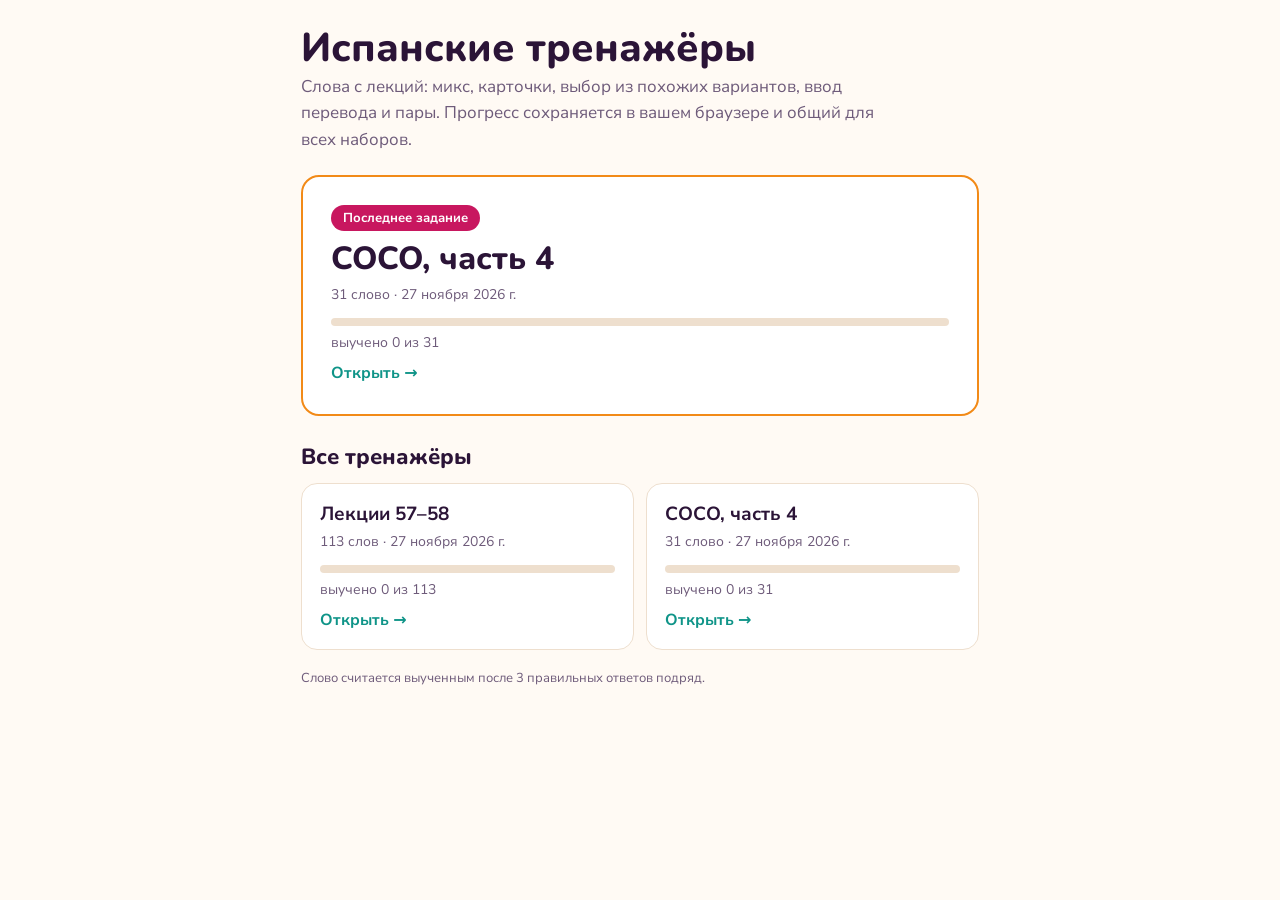
<file: index.html>
<!DOCTYPE html>
<html lang="ru">
<head>
<meta charset="utf-8">
<meta name="viewport" content="width=device-width,initial-scale=1">
<title>Испанские тренажёры</title>
<link rel="preconnect" href="https://fonts.googleapis.com">
<link rel="preconnect" href="https://fonts.gstatic.com" crossorigin>
<link href="https://fonts.googleapis.com/css2?family=Nunito:wght@700;800&family=Nunito+Sans:opsz,wght@6..12,400;6..12,700&display=swap" rel="stylesheet">
<link rel="icon" href="assets/favicon.svg" type="image/svg+xml">
<link rel="icon" href="assets/favicon-32.png" sizes="32x32" type="image/png">
<link rel="apple-touch-icon" href="assets/apple-touch-icon.png">
<meta name="theme-color" content="#f28a17">
<link rel="stylesheet" href="assets/style.css?v=7">
</head>
<body>
<div class="wrap">
  <h1>Испанские тренажёры</h1>
  <p class="lead">Слова с лекций: микс, карточки, выбор из похожих вариантов, ввод перевода и пары. Прогресс сохраняется в вашем браузере и общий для всех наборов.</p>
  <div id="hero"></div>
  <h2>Все тренажёры</h2>
  <div class="grid" id="list"><p class="sub">Загружаю…</p></div>
  <p class="foot">Слово считается выученным после 3 правильных ответов подряд.</p>
</div>
<script>
{
const plural=(n,a,b,c)=>{const m=n%10,h=n%100;return m===1&&h!==11?a:m>=2&&m<=4&&(h<12||h>14)?b:c};
const esc=s=>String(s).replace(/[&<>"']/g,c=>({"&":"&amp;","<":"&lt;",">":"&gt;",'"':"&quot;","'":"&#39;"}[c]));
let STATS={};try{STATS=JSON.parse(localStorage.getItem("espanol-stats")||"{}")||{}}catch(e){}
const fmt=d=>{try{return new Date(d+"T12:00:00").toLocaleDateString("ru-RU",{day:"numeric",month:"long",year:"numeric"})}catch(e){return d}};
const prog=(words,learned)=>`<div class="bar"><i style="width:${words?Math.round(learned/words*100):0}%"></i></div><div class="m">выучено ${learned} из ${words}</div>`;
const list=document.getElementById("list"),hero=document.getElementById("hero");
fetch("sets/index.json",{cache:"no-cache"}).then(r=>{if(!r.ok)throw 0;return r.json()}).then(async ix=>{
  const sets=[...ix.sets].sort((a,b)=>(b.date||"").localeCompare(a.date||""));
  const info=await Promise.all(sets.map(s=>fetch("sets/"+encodeURIComponent(s.id)+".txt",{cache:"no-cache"}).then(r=>r.ok?r.text():"").catch(()=>"").then(t=>{
    const es=t.trim()?t.trim().split("\n").map(l=>l.split("|")[0].trim()):[];
    return{...s,words:es.length,learned:es.filter(e=>(STATS[e]||{}).s>=3).length}})));
  const L=info.find(s=>s.id===ix.latest);
  if(L)hero.innerHTML=`<a class="hero" href="latest/"><span class="badge">Последнее задание</span><div class="t">${esc(L.title)}</div><div class="m">${L.words} ${plural(L.words,"слово","слова","слов")}${L.date?" · "+esc(fmt(L.date)):""}</div>${prog(L.words,L.learned)}<span class="go">Открыть →</span></a>`;
  list.innerHTML=info.map(s=>`<a class="card" href="trainer.html?set=${encodeURIComponent(s.id)}"><div class="t">${esc(s.title)}</div><div class="m">${s.words} ${plural(s.words,"слово","слова","слов")}${s.date?" · "+esc(fmt(s.date)):""}</div>${prog(s.words,s.learned)}<span class="go">Открыть →</span></a>`).join("")||`<p class="sub">Пока нет ни одного тренажёра.</p>`;
}).catch(()=>{list.innerHTML=`<p class="sub">Не удалось загрузить список. Обновите страницу.</p>`});
}
</script>
</body>
</html>
</file>
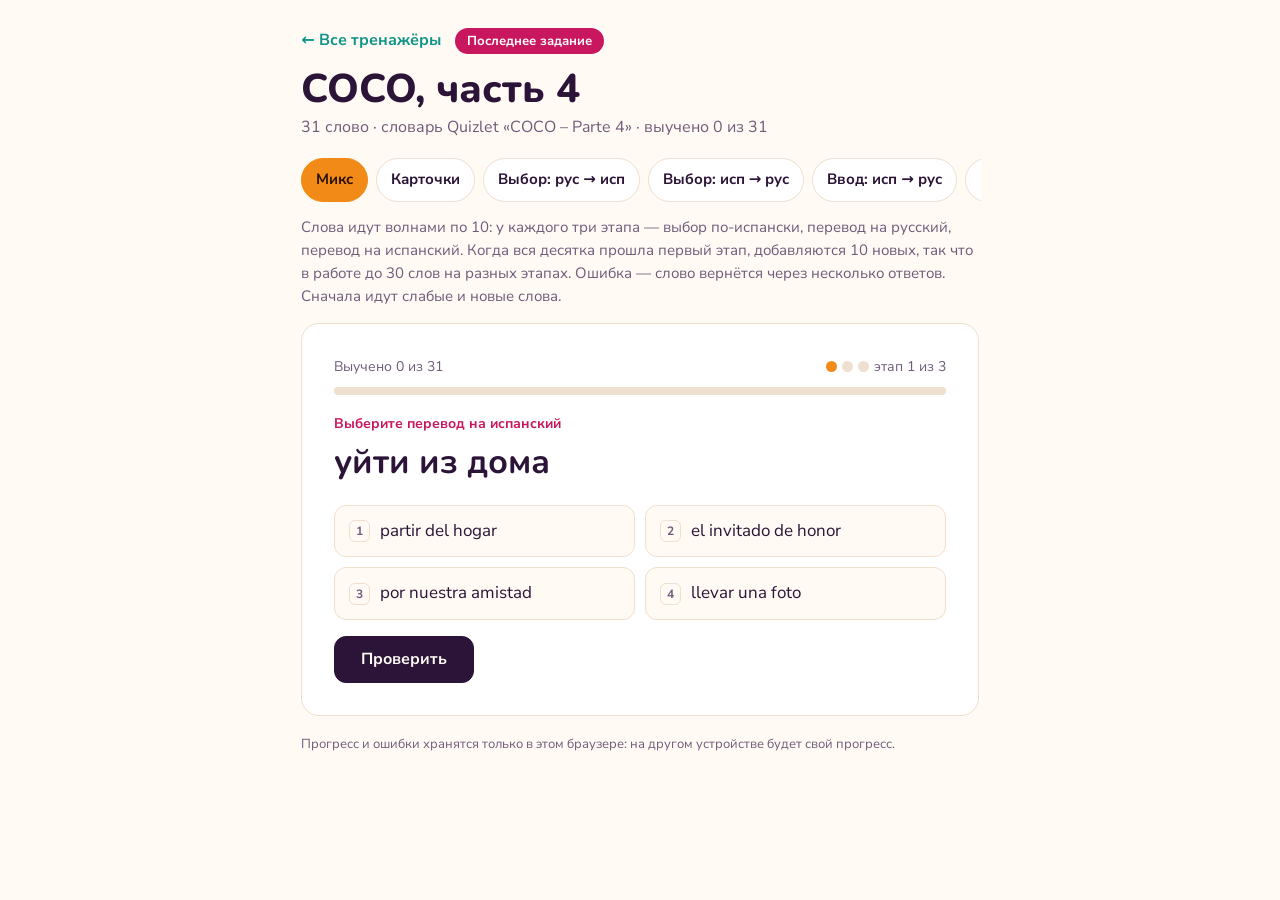
<file: latest/index.html>
<!DOCTYPE html>
<html lang="ru">
<head>
<meta charset="utf-8">
<meta name="viewport" content="width=device-width,initial-scale=1">
<title>Последнее задание</title>
<script>location.replace("../trainer.html?set=latest"+location.hash)</script>
<meta http-equiv="refresh" content="0;url=../trainer.html?set=latest">
</head>
<body>
<p><a href="../trainer.html?set=latest">Открыть последнее задание</a></p>
</body>
</html>
</file>
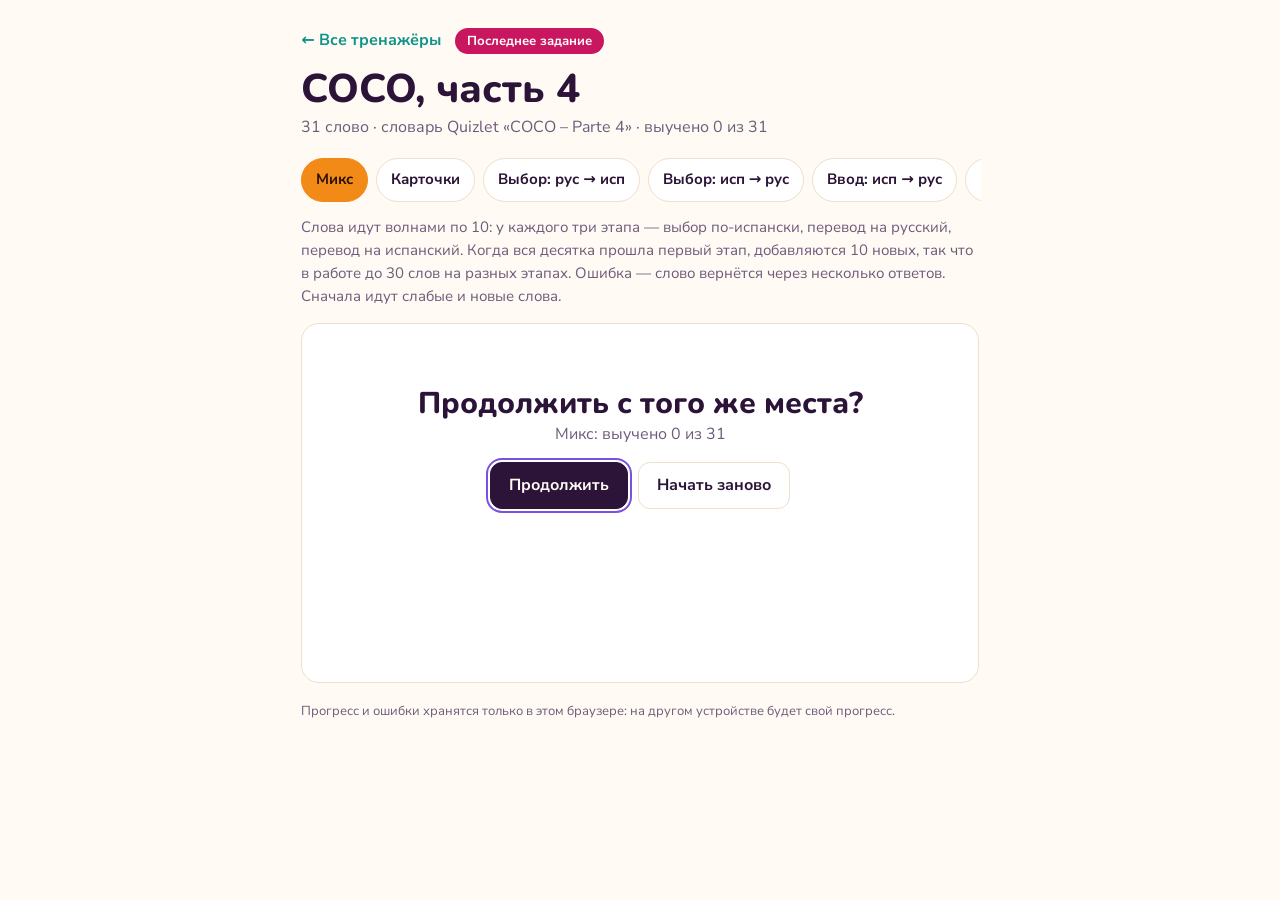
<file: trainer.html>
<!DOCTYPE html>
<html lang="ru">
<head>
<meta charset="utf-8">
<meta name="viewport" content="width=device-width,initial-scale=1">
<title>Испанский тренажёр</title>
<link rel="preconnect" href="https://fonts.googleapis.com">
<link rel="preconnect" href="https://fonts.gstatic.com" crossorigin>
<link href="https://fonts.googleapis.com/css2?family=Nunito:wght@700;800&family=Nunito+Sans:opsz,wght@6..12,400;6..12,700&display=swap" rel="stylesheet">
<link rel="icon" href="assets/favicon.svg" type="image/svg+xml">
<link rel="icon" href="assets/favicon-32.png" sizes="32x32" type="image/png">
<link rel="apple-touch-icon" href="assets/apple-touch-icon.png">
<meta name="theme-color" content="#f28a17">
<link rel="stylesheet" href="assets/style.css?v=7">
</head>
<body>
<div class="wrap">
  <a class="back" href="./">← Все тренажёры</a>
  <span class="badge" id="badge" hidden>Последнее задание</span>
  <h1 id="ttl">Тренажёр</h1>
  <p class="sub" id="sub">Загружаю слова…</p>
  <nav class="modes" id="modes" aria-label="Режимы"></nav>
  <p class="desc" id="desc"></p>
  <main class="stage" id="stage" aria-live="polite"></main>
  <p class="foot">Прогресс и ошибки хранятся только в этом браузере: на другом устройстве будет свой прогресс.</p>
</div>
<script>
{
const qs=new URLSearchParams(location.search);
const fail=msg=>{document.getElementById("stage").innerHTML=`<div class="end"><div class="big">${msg}</div><p class="sub"><a href="./">Все тренажёры</a></p></div>`};
fetch("sets/index.json",{cache:"no-cache"}).then(r=>{if(!r.ok)throw 0;return r.json()}).then(ix=>{
  let id=qs.get("set")||"latest";if(id==="latest")id=ix.latest;
  const meta=ix.sets.find(s=>s.id===id);if(!meta)return fail("Такого тренажёра нет");
  return fetch("sets/"+encodeURIComponent(id)+".txt",{cache:"no-cache"}).then(r=>{if(!r.ok)throw 0;return r.text()}).then(t=>main(t,meta,id===ix.latest));
}).catch(()=>fail("Не удалось загрузить слова. Обновите страницу."));
function main(RAW,meta,isLatest){
const plural=(n,a,b,c)=>{const m=n%10,h=n%100;return m===1&&h!==11?a:m>=2&&m<=4&&(h<12||h>14)?b:c};
const SET={id:meta.id,lang:meta.lang||"es-ES",isLatest};
document.title=meta.title+" · испанский";document.getElementById("ttl").textContent=meta.title;
const sp=s=>(s||"").split(";").map(x=>x.trim()).filter(Boolean);
const W=RAW.trim().split("\n").map((l,i)=>{const p=l.split("|");return{id:i,es:p[0].trim(),ru:(p[1]||"").trim(),ra:sp(p[2]),ea:sp(p[3]),cf:sp(p[4]).map(s=>{const q=s.split("=");return{es:q[0].trim(),ru:(q[1]||"").trim()}})}});
const $=s=>document.querySelector(s),S=$("#stage");
const esc=s=>String(s).replace(/[&<>"']/g,c=>({"&":"&amp;","<":"&lt;",">":"&gt;",'"':"&quot;","'":"&#39;"}[c]));
const shuffle=a=>{a=a.slice();for(let i=a.length-1;i>0;i--){const j=Math.floor(Math.random()*(i+1));[a[i],a[j]]=[a[j],a[i]]}return a};
const MK="espanol-mis-"+SET.id;let MIS=new Set();try{MIS=new Set(JSON.parse(localStorage.getItem(MK)||"[]"))}catch(e){}
const saveMis=()=>{try{localStorage.setItem(MK,JSON.stringify([...MIS]))}catch(e){}updChips()};
const RK="espanol-mc-"+SET.id;let RETRY={};try{RETRY=JSON.parse(localStorage.getItem(RK)||"{}")||{}}catch(e){}
const saveRetry=()=>{try{localStorage.setItem(RK,JSON.stringify(RETRY))}catch(e){}};
const addMis=w=>{MIS.add(w.id);saveMis()},delMis=w=>{MIS.delete(w.id);saveMis()};
const allEs=w=>[w.es,...w.ea].join(" / ");
const ART=/^(el|la|los|las)\s+/;
const cleanEs=s=>s.toLowerCase().replace(/[¿?¡!.,;:"«»]/g,"").replace(/\s+/g," ").trim();
const deacc=s=>s.normalize("NFD").replace(/[̀-ͯ]/g,"");
const cleanRu=s=>s.toLowerCase().replace(/ё/g,"е").replace(/\([^)]*\)/g," ").replace(/[^a-zа-я0-9\s]/g," ").replace(/\s+/g," ").trim();
const lev=(a,b)=>{let p=Array.from({length:b.length+1},(_,j)=>j);for(let i=1;i<=a.length;i++){const c=[i];for(let j=1;j<=b.length;j++)c[j]=Math.min(p[j]+1,c[j-1]+1,p[j-1]+(a[i-1]===b[j-1]?0:1));p=c}return p[b.length]};
function checkEs(w,v){
  const u=cleanEs(v),C=[w.es,...w.ea],cs=C.map(cleanEs);
  for(const c of cs)if(u===c)return{ok:true,html:"Верно!"};
  for(const c of cs){const m=c.match(ART);if(m&&u===c.slice(m[0].length))return{ok:true,html:`Верно! <span class="note">Артикль: <b>${esc(m[1])}</b> → ${esc(c)}</span>`}}
  for(const c of cs){const m=c.match(ART),um=u.match(ART);if(m&&um&&um[1]!==m[1]&&u.slice(um[0].length)===c.slice(m[0].length))return{ok:false,html:`Неверный артикль. Правильно: <b>${esc(c)}</b>`}}
  for(const c of cs)if(deacc(c.replace(ART,""))===deacc(u.replace(ART,"")))return{ok:false,html:`Почти! Ошибка в ударении или ñ. Правильно: <b>${esc(allEs(w))}</b>`};
  return{ok:false,html:`Неверно. Правильно: <b>${esc(allEs(w))}</b>`};
}
function checkRu(w,v){
  const u=cleanRu(v),C=[w.ru,...w.ru.split(/[,;]\s*/),...w.ra].map(cleanRu).filter(Boolean);
  const also=w.ra.length?`<span class="note">Также подходит: ${esc(w.ra.join(", "))}</span>`:"";
  if(C.includes(u))return{ok:true,html:`Верно! <span class="note">${esc(w.ru)}</span>`};
  for(const c of C){const t=c.length>=9?2:c.length>=5?1:0;if(t&&lev(u,c)<=t)return{ok:true,html:`Засчитано, но с опечаткой. Правильно: <b>${esc(w.ru)}</b>`}}
  return{ok:false,html:`Неверно. Правильно: <b>${esc(w.ru)}</b>${also}`};
}
const ruSet=w=>new Set([w.ru,...w.ru.split(/[,;]\s*/),...w.ra].map(cleanRu).filter(Boolean));
const esSet=w=>new Set([w.es,...w.ea].map(s=>cleanEs(s).replace(ART,"")));
function sim(a,b,isEs){
  let x=isEs?cleanEs(a):cleanRu(a),y=isEs?cleanEs(b):cleanRu(b),s=0;
  if(isEs){const ax=x.match(ART),by=y.match(ART);if(ax&&by&&ax[1]===by[1])s+=1.5;else if(!ax===!by)s+=.5;x=x.replace(ART,"");y=y.replace(ART,"")}
  s+=4*(1-lev(x,y)/(Math.max(x.length,y.length)||1));
  if(x.split(" ").length===y.split(" ").length)s+=1;
  if(x.slice(-2)===y.slice(-2))s+=1;if(x.slice(-3)===y.slice(-3))s+=.5;
  if(x[0]===y[0])s+=.6;if(x.slice(0,2)===y.slice(0,2))s+=.5;
  return s-Math.abs(x.length-y.length)/8;
}
function distractors(w,toEs){
  const good=toEs?esSet(w):ruSet(w),me=toEs?w.es:w.ru,seen=new Set([toEs?cleanEs(me):cleanRu(me)]),c=[];
  const add=(t,gl,s,keys)=>{const k=toEs?cleanEs(t):cleanRu(t);if(!k||seen.has(k))return;for(const x of keys)if(good.has(x))return;seen.add(k);c.push({t,ok:false,gl,s})};
  const sc=(es,ru)=>toEs?sim(w.es,es,true):sim(w.es,es,true)+.5*sim(w.ru,ru,false);
  w.cf.forEach(f=>{if(toEs)add(f.es,f.ru?`«${f.es}» — это «${f.ru}»`:"",sc(f.es,f.ru)+2.5,[cleanEs(f.es).replace(ART,"")]);else if(f.ru)add(f.ru,`«${f.ru}» — это ${f.es}`,sc(f.es,f.ru)+2.5,[cleanRu(f.ru),...f.ru.split(/[,;]\s*/).map(cleanRu)])});
  W.forEach(x=>{if(x.id!==w.id)add(toEs?x.es:x.ru,toEs?`«${x.es}» — это «${x.ru}»`:`«${x.ru}» — это ${x.es}`,sc(x.es,x.ru),toEs?esSet(x):ruSet(x))});
  c.sort((a,b)=>b.s-a.s);return shuffle(c.slice(0,5)).slice(0,3);
}
let cur=null;
const head=(pct,l,r)=>`<div class="meta"><span>${l}</span><span>${r}</span></div><div class="bar"><i style="width:${Math.round(pct)}%"></i></div>`;
const LBL={"mc-ru-es":"Выберите перевод на испанский","mc-es-ru":"Выберите перевод на русский","type-es-ru":"Напишите перевод по-русски","type-ru-es":"Напишите перевод по-испански"};
function ask(w,kind,done,hd){
  const toEs=kind.endsWith("-es"),mc=kind.startsWith("mc");let opts=[],fin=false;
  const rk=w.es+"|"+kind;
  if(mc){const prev=(RETRY[rk]||[]).filter(o=>o&&o.t&&o.t!==(toEs?w.es:w.ru)),d=prev.slice(0,3);
    if(d.length<3)for(const o of distractors(w,toEs)){if(d.length>=3)break;if(!d.some(x=>x.t===o.t))d.push(o)}
    opts=shuffle([{t:toEs?w.es:w.ru,ok:true},...d.map(o=>({t:o.t,ok:false,gl:o.gl}))])}
  const act=b=>`<div class="act"><div class="btns" id="btns">${b}</div><div class="fb" id="fb" aria-live="polite"></div></div>`;
  S.innerHTML=hd+`<div class="lbl">${LBL[kind]}</div><div class="prompt"><span>${esc(toEs?w.ru:w.es)}</span></div>`+
   (mc?`<div class="opts">${opts.map((o,i)=>`<button class="opt" type="button" data-i="${i}" aria-pressed="false"><kbd>${i+1}</kbd><span>${esc(o.t)}</span></button>`).join("")}</div>`+act(`<button class="btn main" type="button" id="ck">Проверить</button>`)
   :`<form id="f" autocomplete="off"><input type="text" id="in" placeholder="${toEs?"Ответ по-испански":"Ответ по-русски"}" autocapitalize="off" autocorrect="off" spellcheck="false" lang="${toEs?"es":"ru"}" aria-label="Ваш ответ">${toEs?`<div class="acc" aria-label="Буквы с ударением">${"áéíóúñü¿¡".split("").map(c=>`<button type="button" data-ch="${c}">${c}</button>`).join("")}</div>`:""}`+act(`<button class="btn main" type="submit" id="ck">Проверить</button><button class="btn" type="button" id="idk">Не знаю</button>`)+`</form>`);
  const hint=t=>{const fb=$("#fb");fb.className="fb hint";fb.textContent=t};
  const clearHint=()=>{if(!fin){const fb=$("#fb");fb.className="fb";fb.textContent=""}};
  const finish=(ok,html,override)=>{fin=true;const fb=$("#fb");fb.className="fb "+(ok?"ok":"bad");fb.innerHTML=`<div>${html}</div>`;
    if(!ok)S.querySelector(".prompt").classList.add("shake");
    $("#btns").innerHTML=`<button class="btn main" type="button" id="nx">Дальше →</button>`+(override?`<button class="btn" type="button" id="ov">Я был прав</button>`:"");
    let res=ok,gone=false;const go=()=>{if(gone)return;gone=true;cur=null;rec(w,res);done(res)};
    $("#nx").onclick=go;if(override)$("#ov").onclick=()=>{res=true;go()};
    cur={enter:go};$("#nx").focus({preventScroll:true});
  };
  if(mc){
    const bs=[...S.querySelectorAll(".opt")];let pick=-1;
    const choose=i=>{if(fin)return;pick=i;bs.forEach((x,j)=>{x.classList.toggle("sel",j===i);x.setAttribute("aria-pressed",j===i)});clearHint()};
    const confirm=()=>{if(fin)return;if(pick<0)return hint("Сначала выберите вариант");
      const b=bs[pick],o=opts[pick],ok=o.ok;
      bs.forEach((x,i)=>{x.disabled=true;x.classList.remove("sel");if(opts[i].ok)x.classList.add("ok")});if(!ok)b.classList.add("bad");
      if(ok)delete RETRY[rk];else RETRY[rk]=[o,...opts.filter(x=>!x.ok&&x!==o)].map(x=>({t:x.t,gl:x.gl||""}));saveRetry();
      finish(ok,ok?"Верно!":`Правильно: <b>${esc(toEs?w.es:w.ru)}</b>${o.gl?`<span class="note">Вы выбрали ${esc(o.gl)}</span>`:""}`,false)};
    bs.forEach((b,i)=>b.onclick=()=>choose(i));$("#ck").onclick=confirm;
    cur={key:k=>{if(bs[k-1])choose(k-1)},enter:confirm};
  }else{
    const inp=$("#in");inp.focus({preventScroll:true});inp.oninput=clearHint;
    S.querySelectorAll("[data-ch]").forEach(b=>b.onclick=()=>{inp.setRangeText(b.dataset.ch,inp.selectionStart,inp.selectionEnd,"end");inp.focus();clearHint()});
    const check=skip=>{if(fin)return;const v=inp.value;if(!skip&&!v.trim()){hint("Сначала введите ответ");inp.focus();return}
      inp.disabled=true;S.querySelectorAll("#f [data-ch]").forEach(b=>b.disabled=true);
      if(skip)return finish(false,`Ответ: <b>${esc(toEs?allEs(w):w.ru)}</b>`,false);
      const r=toEs?checkEs(w,v):checkRu(w,v);finish(r.ok,r.html,!toEs&&!r.ok)};
    $("#f").onsubmit=e=>{e.preventDefault();check(false)};$("#idk").onclick=()=>check(true);cur={};
  }
}
const store={get(k){try{return JSON.parse(localStorage.getItem(k))}catch(e){return null}},set(k,v){try{localStorage.setItem(k,JSON.stringify(v))}catch(e){}},del(k){try{localStorage.removeItem(k)}catch(e){}}};
const SIG=(()=>{let h=5381;for(const c of W.map(w=>w.es).join("|"))h=(h*33+c.charCodeAt(0))>>>0;return h.toString(36)})();
const SK="espanol-stats";let STATS=store.get(SK)||{};
const stat=w=>STATS[w.es]||{r:0,w:0,s:0,t:0};
const status=w=>{const s=stat(w);return s.s>=3?"learned":s.w>0?"weak":s.r>0?"prog":"new"};
const TAG={learned:"выучено",weak:"слабое",prog:"в процессе",new:"новое"};
function rec(w,ok){const s=Object.assign({},stat(w));s.t=Date.now();if(ok){s.r++;s.s++}else{s.w++;s.s=0}STATS[w.es]=s;store.set(SK,STATS);updProg()}
function updProg(){const n=W.filter(w=>status(w)==="learned").length;$("#prog").textContent=`выучено ${n} из ${W.length}`}
function order(list,all){
  const g={weak:[],prog:[],new:[],learned:[]};list.forEach(w=>g[status(w)].push(w));
  const ratio=w=>{const s=stat(w);return(s.w+1)/(s.r+1)};
  g.weak=shuffle(g.weak).sort((a,b)=>ratio(b)-ratio(a));g.learned.sort((a,b)=>stat(a).t-stat(b).t);
  const rest=[...g.weak,...shuffle(g.prog),...shuffle(g.new)];
  return all||!rest.length?[...rest,...g.learned]:[...rest,...g.learned.slice(0,5)];
}
const runKey=m=>"espanol-run-"+SET.id+"-"+m;
const saveRun=(m,o)=>{o.sig=SIG;store.set(runKey(m),o)};
const loadRun=m=>{const o=store.get(runKey(m));return o&&o.sig===SIG?o:null};
const clearRun=m=>store.del(runKey(m));
const ids=a=>a.map(w=>w.id),byId=a=>a.map(i=>W[i]).filter(Boolean);
function finishScreen(title,again,extra){
  S.innerHTML=`<div class="end"><div class="big">${title}</div><p class="sub">${extra||""}</p><div class="row"><button class="btn main" type="button" id="ag">Ещё раз</button>${MIS.size?`<button class="btn" type="button" id="gm">Повторить ошибки (${MIS.size})</button>`:""}</div></div>`;
  $("#ag").onclick=again;const g=$("#gm");if(g)g.onclick=()=>go("mis");cur={enter:again};
}
function mix(list,isMis,sv){
  const mode=isMis?"mis":"mix",K=["mc-ru-es","type-es-ru","type-ru-es"];let N,pool,q,learned;
  const take=()=>shuffle(pool.splice(0,10)).map(w=>({w,st:0,f:0,wrong:false}));
  if(sv){N=sv.N;learned=sv.learned;pool=byId(sv.pool);q=sv.q.filter(o=>W[o.id]).map(o=>({w:W[o.id],st:o.st,f:o.f,wrong:o.wrong}))}
  else{pool=order(list,isMis);N=pool.length;learned=0;q=take()}
  const nL=()=>isMis?learned:W.filter(w=>status(w)==="learned").length,nN=isMis?N:W.length,lab=isMis?"Исправлено":"Выучено";
  const step=()=>{
    if(!q.length){if(pool.length)q=take();else{clearRun(mode);return finishScreen(`Все ${N} ${plural(N,"слово","слова","слов")} пройдены!`,()=>start(mode,null),"Каждое слово прошло три этапа.")}}
    saveRun(mode,{N,learned,pool:ids(pool),q:q.map(x=>({id:x.w.id,st:x.st,f:x.f,wrong:x.wrong})),info:`${isMis?"Ошибки":"Микс"}: ${lab.toLowerCase()} ${nL()} из ${nN}`});
    const it=q.shift();
    const dots=`<span class="dots" title="Этап ${it.st+1} из 3">${[0,1,2].map(k=>`<b class="${k<it.st?"on":k===it.st?"now":""}"></b>`).join("")} этап ${it.st+1} из 3</span>`;
    ask(it.w,K[it.st],ok=>{
      if(ok){it.wrong=false;it.st++;if(it.st>=3){learned++;if(isMis)delMis(it.w)}else q.push(it)}
      else{it.f++;it.wrong=true;addMis(it.w);q.splice(Math.min([5,3,2,1][Math.min(it.f-1,3)],q.length),0,it)}
      if(pool.length&&q.length<=20&&!q.some(x=>x.st===0)){const m=take(),r=[],n=Math.max(q.length,m.length);for(let k=0;k<n;k++){if(m[k])r.push(m[k]);if(q[k])r.push(q[k])}q=r}
      step();
    },head(nL()/nN*100,`${lab} ${nL()} из ${nN}`,dots));
  };step();
}
function linear(kind,sv){
  let q,N,n,first,seen;
  if(sv){q=byId(sv.q);N=sv.N;n=sv.n;first=sv.first;seen=new Set(sv.seen)}else{q=order(W);N=q.length;n=0;first=0;seen=new Set()}
  const name=MODES.find(x=>x[0]===kind)[1];
  const step=()=>{if(!q.length){clearRun(kind);return finishScreen(`С первого раза: ${first} из ${N}`,()=>start(kind,null))}
    saveRun(kind,{q:ids(q),N,n,first,seen:[...seen],info:`${name}: пройдено ${n} из ${N}`});
    const w=q.shift();
    ask(w,kind,ok=>{if(!seen.has(w.id)){seen.add(w.id);if(ok)first++}if(ok)n++;else{addMis(w);q.splice(Math.min(5,q.length),0,w)}step()},
      head(n/N*100,`Пройдено ${n} из ${N}`,`С первого раза: ${first}`))};
  step();
}
function cards(front,sv){
  let q,N,n;if(sv){q=byId(sv.q);N=sv.N;n=sv.n;front=sv.front||front}else{q=order(W);N=q.length;n=0}
  const step=()=>{if(!q.length){clearRun("cards");return finishScreen("Все карточки пройдены!",()=>start("cards",null))}
    saveRun("cards",{q:ids(q),N,n,front,info:`Карточки: знаю ${n} из ${N}`});
    const w=q[0],es=front==="es";let flipped=false;
    S.innerHTML=head(n/N*100,`Знаю: ${n} из ${N}`,`<button class="link" type="button" id="sw">Сначала ${es?"русский":"испанский"}</button>`)+
      `<button class="flash" type="button" id="fc"><span class="lbl">${es?"Испанский":"Русский"}</span><span class="fw">${esc(es?w.es:w.ru)}</span><span class="back" id="bk"></span><span class="hint">Нажмите, чтобы перевернуть</span></button>`+
      `<div class="row"><button class="btn" type="button" id="no">Не знаю</button><button class="btn main" type="button" id="yes">Знаю</button></div>`;
    const flip=()=>{if(flipped)return;flipped=true;$("#bk").textContent=es?w.ru:w.es;S.querySelector(".hint").textContent=""};
    $("#fc").onclick=flip;$("#sw").onclick=()=>{front=es?"ru":"es";step()};
    $("#yes").onclick=()=>{rec(w,true);q.shift();n++;step()};
    $("#no").onclick=()=>{rec(w,false);q.shift();addMis(w);q.splice(Math.min(5,q.length),0,w);flipped?step():(flip(),setTimeout(step,1200))};
    cur={enter:()=>flipped?$("#yes").click():flip()};
  };step();
}
function pairs(sv){
  let pool,N,errs,matched;if(sv){pool=byId(sv.pool);N=sv.N;errs=sv.errs;matched=sv.matched}else{pool=order(W);N=pool.length;errs=0;matched=0}
  const next=()=>{if(!pool.length){clearRun("pairs");return finishScreen(`Все пары собраны! Ошибок: ${errs}`,()=>start("pairs",null))}
    saveRun("pairs",{pool:ids(pool),N,errs,matched,info:`Пары: собрано ${matched} из ${N}`});
    const seed=pool.shift(),set=[seed];pool.sort((a,b)=>sim(seed.es,b.es,true)-sim(seed.es,a.es,true));set.push(...pool.splice(0,4));
    const L=shuffle(set),R=shuffle(set),missed=new Set();let sel=null,left=set.length;
    const draw=()=>head(matched/N*100,`Собрано ${matched} из ${N}`,`Ошибок: ${errs}`);
    S.innerHTML=`<div id="ph">${draw()}</div><div class="lbl">Нажмите слово слева, потом его перевод справа</div><div class="pairs"><div class="col">${L.map(w=>`<button class="opt" type="button" data-l="${w.id}">${esc(w.es)}</button>`).join("")}</div><div class="col">${R.map(w=>`<button class="opt" type="button" data-r="${w.id}">${esc(w.ru)}</button>`).join("")}</div></div>`;
    S.querySelectorAll("[data-l]").forEach(b=>b.onclick=()=>{if(b.disabled)return;S.querySelectorAll("[data-l]").forEach(x=>x.classList.remove("sel"));b.classList.add("sel");sel=b});
    S.querySelectorAll("[data-r]").forEach(b=>b.onclick=()=>{if(!sel||b.disabled)return;const lw=W[+sel.dataset.l];
      if(sel.dataset.l===b.dataset.r){if(!missed.has(lw.id))rec(lw,true);sel.classList.remove("sel");[sel,b].forEach(x=>{x.classList.add("done");x.disabled=true});sel=null;matched++;left--;$("#ph").innerHTML=draw();
        if(!left){saveRun("pairs",{pool:ids(pool),N,errs,matched,info:`Пары: собрано ${matched} из ${N}`});setTimeout(next,450)}}
      else{errs++;if(!missed.has(lw.id)){missed.add(lw.id);rec(lw,false)}addMis(lw);b.classList.add("bad");$("#ph").innerHTML=draw();setTimeout(()=>b.classList.remove("bad"),500)}});
    cur=null;
  };next();
}
function mistakes(sv){
  if(sv)return mix(null,true,sv);
  const list=W.filter(w=>MIS.has(w.id));
  if(!list.length){S.innerHTML=`<div class="end"><div class="big">Ошибок пока нет</div><p class="sub">Слова, в которых вы ошибётесь в любом режиме, появятся здесь. Пройдите их в микс-режиме, и они уйдут из списка.</p><div class="row"><button class="btn main" type="button" id="tm">Начать микс</button></div></div>`;$("#tm").onclick=()=>go("mix");cur=null;return}
  mix(list,true);
}
function listAll(){
  const c={learned:0,weak:0,prog:0,new:0};W.forEach(w=>c[status(w)]++);
  const rows=order(W,true);
  S.innerHTML=`<div class="sum">${["learned","weak","prog","new"].map(k=>`<span class="tag t-${k}">${TAG[k]}: ${c[k]}</span>`).join("")}</div>
  <div class="meta"><span>${W.length} ${plural(W.length,"слово","слова","слов")}. Выучено — 3 правильных ответа подряд.</span><button class="link" type="button" id="rst">Сбросить прогресс</button></div>
  <table><tbody>${rows.map(w=>{const s=stat(w),k=status(w);return `<tr><td>${esc(w.es)}</td><td>${esc(w.ru)}</td><td class="st"><span class="tag t-${k}">${TAG[k]}</span>${s.r+s.w?`<span class="cnt">${s.r} ✓ · ${s.w} ✗</span>`:""}</td></tr>`}).join("")}</tbody></table>`;
  let armed=false;const r=$("#rst");
  r.onclick=()=>{if(!armed){armed=true;r.textContent="Точно сбросить? Нажмите ещё раз";return}
    STATS={};store.del(SK);MODES.forEach(m=>clearRun(m[0]));MIS.clear();saveMis();updProg();listAll()};
  cur=null;
}
const MODES=[["mix","Микс","Слова идут волнами по 10: у каждого три этапа — выбор по-испански, перевод на русский, перевод на испанский. Когда вся десятка прошла первый этап, добавляются 10 новых, так что в работе до 30 слов на разных этапах. Ошибка — слово вернётся через несколько ответов. Сначала идут слабые и новые слова."],["cards","Карточки","Посмотрите слово, переверните карточку и честно отметьте, знаете ли вы его."],["mc-ru-es","Выбор: рус → исп","Видите русское слово, выбираете испанское из четырёх похожих вариантов и нажимаете «Проверить». С клавиатуры: 1–4 и Enter."],["mc-es-ru","Выбор: исп → рус","Видите испанское слово, выбираете русский перевод и нажимаете «Проверить»."],["type-es-ru","Ввод: исп → рус","Видите испанское слово, пишете перевод по-русски. Опечатки прощаются, есть кнопка «Я был прав»."],["type-ru-es","Ввод: рус → исп","Видите русское слово, пишете по-испански. Артикль можно не писать, но ударения обязательны."],["pairs","Пары","Соедините пять похожих испанских слов с их переводами."],["mis","Ошибки","Слова, в которых вы ошиблись, в микс-режиме."],["list","Все слова","Весь словарь набора и ваш прогресс по каждому слову."]];
function updChips(){const c=document.querySelector('[data-m="mis"]');if(c)c.textContent="Ошибки"+(MIS.size?` (${MIS.size})`:"")}
function start(m,sv){
  cur=null;
  if(m==="mix")mix(W,false,sv);else if(m==="cards")cards("es",sv);else if(m==="pairs")pairs(sv);else if(m==="mis")mistakes(sv);else if(m==="list")listAll();else linear(m,sv);
}
function run(m){
  if(!MODES.some(x=>x[0]===m))m="mix";cur=null;
  document.querySelectorAll(".chip").forEach(c=>c.setAttribute("aria-pressed",c.dataset.m===m));
  $("#desc").textContent=MODES.find(x=>x[0]===m)[2];
  const sv=m==="list"?null:loadRun(m);
  if(sv){S.innerHTML=`<div class="end"><div class="big">Продолжить с того же места?</div><p class="sub">${esc(sv.info||"")}</p><div class="row"><button class="btn main" type="button" id="rc">Продолжить</button><button class="btn" type="button" id="rn">Начать заново</button></div></div>`;
    $("#rc").onclick=()=>start(m,sv);$("#rn").onclick=()=>{clearRun(m);start(m,null)};cur={enter:()=>start(m,sv)};$("#rc").focus({preventScroll:true});return}
  start(m,null);
}
function go(m){if(location.hash!=="#"+m)location.hash=m;else run(m)}
$("#modes").innerHTML=MODES.map(([k,t])=>`<button class="chip" type="button" data-m="${k}" aria-pressed="false">${t}</button>`).join("");
document.querySelectorAll(".chip").forEach(c=>c.onclick=()=>go(c.dataset.m));
document.addEventListener("keydown",e=>{if(!cur)return;
  if(e.key==="Enter"&&cur.enter&&(!(e.target instanceof HTMLButtonElement)||e.target.classList.contains("opt"))){e.preventDefault();cur.enter()}
  else if(cur.key&&/^[1-4]$/.test(e.key)&&!(e.target instanceof HTMLInputElement))cur.key(+e.key)});
window.addEventListener("hashchange",()=>run(location.hash.slice(1)));
$("#sub").textContent=`${W.length} ${plural(W.length,"слово","слова","слов")}${meta.sub?" · "+meta.sub:""} · `;$("#sub").append(Object.assign(document.createElement("span"),{id:"prog"}));updProg();
if(SET.isLatest)$("#badge").hidden=false;
updChips();run(location.hash.slice(1));
}
}
</script>
</body>
</html>
</file>
<file: assets/style.css>
/* Shared styles for the catalog and the trainer.
   VOICE: warm, playful study tool, like a friend quizzing you over coffee
   IDEA: a calm study card, nothing above it on phones but the way back
   PICTURE: the working quiz card itself, under a strip of cut-paper flags
   COLOUR and TYPE: marigold lead, magenta support, teal accent; Nunito + Nunito Sans
   LAYOUT: one centred column; title, mode chips, big quiz card; stacks naturally on phones */
:root{color-scheme:light dark;--bg:light-dark(#fffaf4,#160c28);--ink:light-dark(#2b1437,#f5edfb);--muted:light-dark(#6e5b7a,#b8a7cb);--card:light-dark(#ffffff,#221539);--line:light-dark(#eedfce,#3b2a5a);--mari:#f28a17;--mag:light-dark(#c8175f,#ff5c9d);--teal:#0f9488;--vio:#7b4fe0;--ok:light-dark(#08774f,#63d9a7);--okbg:light-dark(#e4f6ee,#123a2e);--bad:light-dark(#c3123e,#ff8aa5);--badbg:light-dark(#fde7ec,#3d1424)}
:root[data-theme=light]{color-scheme:light}:root[data-theme=dark]{color-scheme:dark}
*{box-sizing:border-box;min-width:0}
body{margin:0;background:var(--bg);color:var(--ink);font:16px/1.55 "Nunito Sans",system-ui,sans-serif;overflow-x:clip}
.wrap{max-width:780px;margin:0 auto;padding:20px max(4vw,16px) 48px}
h1{font:800 clamp(28px,5vw,40px)/1.1 "Nunito",system-ui,sans-serif;margin:6px 0 4px;text-wrap:balance}
.sub{color:var(--muted);margin:0 0 16px}
.badge[hidden]{display:none}.badge{display:inline-block;background:var(--mag);color:#fff;font-size:13px;font-weight:700;padding:3px 12px;border-radius:999px}
.modes{display:flex;gap:8px;overflow-x:auto;padding:2px 2px 10px;margin:0 -2px 4px;scrollbar-width:thin}
.chip{flex:none;font:inherit;font-size:15px;font-weight:700;padding:9px 14px;min-height:44px;border-radius:999px;border:1.5px solid var(--line);background:var(--card);color:var(--ink);cursor:pointer}
.chip:hover{border-color:var(--mari)}.chip[aria-pressed=true]{background:var(--mari);border-color:var(--mari);color:#2b1300}
.desc{color:var(--muted);font-size:15px;margin:2px 0 14px;min-height:24px}
.stage{background:var(--card);border:1.5px solid var(--line);border-radius:18px;padding:clamp(18px,4vw,32px);min-height:360px}
.meta{display:flex;justify-content:space-between;align-items:center;gap:12px;flex-wrap:wrap;font-size:14px;color:var(--muted);margin-bottom:8px}
.bar{height:8px;border-radius:99px;background:var(--line);overflow:hidden;margin-bottom:18px}.bar i{display:block;height:100%;background:var(--teal);transition:width .3s}
.lbl{font-size:14px;font-weight:700;color:var(--mag)}
.prompt{font:700 clamp(24px,5vw,34px)/1.2 "Nunito",system-ui,sans-serif;margin:8px 0 22px;display:flex;align-items:center;gap:12px;flex-wrap:wrap;overflow-wrap:anywhere}
.shake{animation:sh .35s}@keyframes sh{25%{transform:translateX(-6px)}75%{transform:translateX(6px)}}
.opts{display:grid;grid-template-columns:repeat(auto-fit,minmax(min(100%,240px),1fr));gap:10px}
.opt{display:flex;gap:10px;align-items:center;text-align:left;font:inherit;font-size:17px;padding:12px 14px;min-height:52px;border-radius:12px;border:1.5px solid var(--line);background:var(--bg);color:var(--ink);cursor:pointer;overflow-wrap:anywhere}
.opt:hover:not(:disabled){border-color:var(--mari)}.opt:disabled{cursor:default}
.opt kbd{flex:none;font:700 12px/1 "Nunito Sans",sans-serif;color:var(--muted);border:1px solid var(--line);border-radius:6px;padding:4px 6px}
.opt.ok{background:var(--okbg);border-color:var(--ok);color:var(--ok)}.opt.bad{background:var(--badbg);border-color:var(--bad);color:var(--bad)}
.opt.sel{border-color:var(--vio);box-shadow:inset 0 0 0 2px var(--vio);background:light-dark(#efe9fd,#2d2150);font-weight:700}.opt.done{opacity:.35}
input[type=text]{width:100%;font:inherit;font-size:18px;padding:12px 14px;min-height:52px;border-radius:12px;border:1.5px solid var(--line);background:var(--bg);color:var(--ink)}
input:focus-visible,button:focus-visible{outline:2px solid var(--vio);outline-offset:2px}
.acc{display:flex;gap:6px;flex-wrap:wrap;margin-top:8px}.acc button{font:inherit;font-size:17px;min-width:44px;min-height:40px;border-radius:10px;border:1.5px solid var(--line);background:var(--bg);color:var(--ink);cursor:pointer}
.row{display:flex;gap:10px;flex-wrap:wrap;align-items:center;margin-top:14px}
.btn{font:inherit;font-weight:700;font-size:16px;padding:10px 18px;min-height:46px;border-radius:12px;border:1.5px solid var(--line);background:var(--card);color:var(--ink);cursor:pointer}
.btn.main{background:var(--ink);color:var(--bg);border-color:var(--ink)}.btn:disabled{opacity:.5;cursor:default}
.link{font:inherit;font-size:14px;font-weight:700;background:none;border:0;color:var(--teal);cursor:pointer;padding:8px 0;min-height:44px}
.fb{margin-top:16px;font-size:17px;min-height:26px}.fb.ok{color:var(--ok)}.fb.bad{color:var(--bad)}.fb b{color:var(--ink)}
.note{display:block;color:var(--muted);font-size:14px;margin-top:2px}
.err{color:var(--bad);font-size:14px;min-height:20px;margin-top:6px}
.dots{display:inline-flex;gap:5px;align-items:center}.dots b{width:11px;height:11px;border-radius:50%;background:var(--line)}.dots b.on{background:var(--teal)}.dots b.now{background:var(--mari)}
.flash{display:grid;gap:8px;place-items:center;text-align:center;width:100%;min-height:220px;padding:20px;border-radius:16px;border:2px dashed var(--mari);background:var(--bg);color:var(--ink);font:inherit;cursor:pointer}
.flash .fw{font:700 clamp(24px,5vw,34px)/1.2 "Nunito",sans-serif;overflow-wrap:anywhere}.flash .back{font-size:20px;color:var(--teal);font-weight:700}.flash .hint{font-size:14px;color:var(--muted)}
.pairs{display:grid;grid-template-columns:minmax(0,1fr) minmax(0,1fr);gap:10px;margin-top:12px}.pairs .col{display:grid;gap:10px;align-content:start}
.end{text-align:center;padding:30px 0}.end .big{font:800 clamp(22px,4vw,30px)/1.2 "Nunito",sans-serif;text-wrap:balance}.end .row{justify-content:center}
table{width:100%;border-collapse:collapse;font-size:16px}td{padding:9px 6px;border-bottom:1px solid var(--line);vertical-align:middle}td:first-child{font-weight:700}
.foot{color:var(--muted);font-size:13px;margin-top:18px}
.sum{display:flex;gap:8px;flex-wrap:wrap;margin-bottom:12px}.tag{display:inline-block;font-size:13px;font-weight:700;padding:3px 10px;border-radius:999px;white-space:nowrap}.t-learned{background:var(--okbg);color:var(--ok)}.t-weak{background:var(--badbg);color:var(--bad)}.t-prog{background:light-dark(#fdebd3,#3a2810);color:light-dark(#8a4a00,#ffbf6b)}.t-new{background:var(--line);color:var(--muted)}td.st{text-align:right;white-space:nowrap}.cnt{display:block;font-size:12px;color:var(--muted);margin-top:2px}
@media(max-width:600px){td.st{white-space:normal}}
@media(max-width:600px){.pairs .opt{font-size:15px;padding:10px}.opt kbd{display:none}}
@media(prefers-reduced-motion:reduce){*{transition:none!important;animation:none!important}}
.back{display:inline-block;color:var(--teal);font-weight:700;text-decoration:none;padding:8px 0;margin-right:10px}.back:hover{text-decoration:underline}
.lead{font-size:17px;color:var(--muted);margin:0 0 22px;max-width:60ch}
.hero{display:block;text-decoration:none;color:var(--ink);background:var(--card);border:2px solid var(--mari);border-radius:18px;padding:clamp(18px,4vw,28px);margin-bottom:28px}
.hero:hover,.card:hover{border-color:var(--mag)}
.hero .t{font:800 clamp(24px,4.5vw,32px)/1.15 "Nunito",system-ui,sans-serif;margin:10px 0 6px}
h2{font:800 22px/1.2 "Nunito",system-ui,sans-serif;margin:0 0 12px}
.grid{display:grid;grid-template-columns:repeat(auto-fill,minmax(min(100%,260px),1fr));gap:12px}
.card{display:block;text-decoration:none;color:var(--ink);background:var(--card);border:1.5px solid var(--line);border-radius:16px;padding:16px 18px}
.card .t{font-size:19px;font-weight:700;margin-bottom:2px}.card .m,.hero .m{color:var(--muted);font-size:14px}
.card .bar,.hero .bar{margin:12px 0 6px}.go{display:inline-block;margin-top:8px;font-weight:700;color:var(--teal)}
@media(max-width:600px){
.wrap{padding:2px 14px 28px}
h1{margin:2px 0 2px;font-size:24px}.sub{font-size:13px;margin:0 0 8px;line-height:1.4}.back{padding:4px 0}
.modes{gap:6px;padding-bottom:6px;margin-bottom:2px}.chip{font-size:14px;padding:6px 12px;min-height:40px}
.desc{font-size:13px;line-height:1.4;margin:0 0 10px;display:-webkit-box;-webkit-line-clamp:2;-webkit-box-orient:vertical;overflow:hidden}
.stage{padding:14px;min-height:0;border-radius:14px}.meta{font-size:13px;margin-bottom:6px}.bar{height:6px;margin-bottom:12px}
.prompt{margin:4px 0 12px;font-size:clamp(21px,6vw,26px)}.lbl{font-size:13px}
.opts{gap:8px;grid-template-columns:minmax(0,1fr) minmax(0,1fr)}.opt{font-size:15px;padding:8px 10px;min-height:46px}
input[type=text]{min-height:46px;padding:10px 12px}.acc{gap:4px;margin-top:6px}.acc button{min-width:32px;min-height:34px;font-size:16px;padding:0}
.err{min-height:0}.row{margin-top:10px;gap:8px}.btn{min-height:44px;padding:9px 16px}
.fb{margin-top:10px;font-size:16px;min-height:0}.note{font-size:13px}
.flash{min-height:150px;padding:14px}.end{padding:16px 0}.foot{font-size:12px;margin-top:12px}
.hero{padding:16px;margin-bottom:20px}.pairs{gap:8px;margin-top:8px}.pairs .col{gap:8px}.pairs .opt{min-height:42px;padding:8px}.lead{font-size:15px;margin-bottom:16px}
}
@media(max-width:600px){
.wrap{display:flex;flex-direction:column;padding-top:4px}
.wrap>.back{order:-2;align-self:flex-start}.wrap>.stage{order:-1;margin-bottom:18px}
.wrap>.badge{align-self:flex-start;margin-bottom:4px}
}
.act{display:flex;align-items:flex-start;flex-wrap:wrap;gap:10px 16px;margin-top:16px}.act .btns{display:flex;gap:8px;flex:none}
.act .btn.main{min-width:140px}.act .fb{flex:1 1 180px;margin:0;min-height:46px;line-height:1.35;display:flex;align-items:center}.fb.hint{color:var(--muted);font-size:15px}
@media(max-width:600px){.act{margin-top:12px;gap:8px 12px}.act .btn.main{min-width:120px}.act .fb{font-size:15px;min-height:44px}}
</file>
